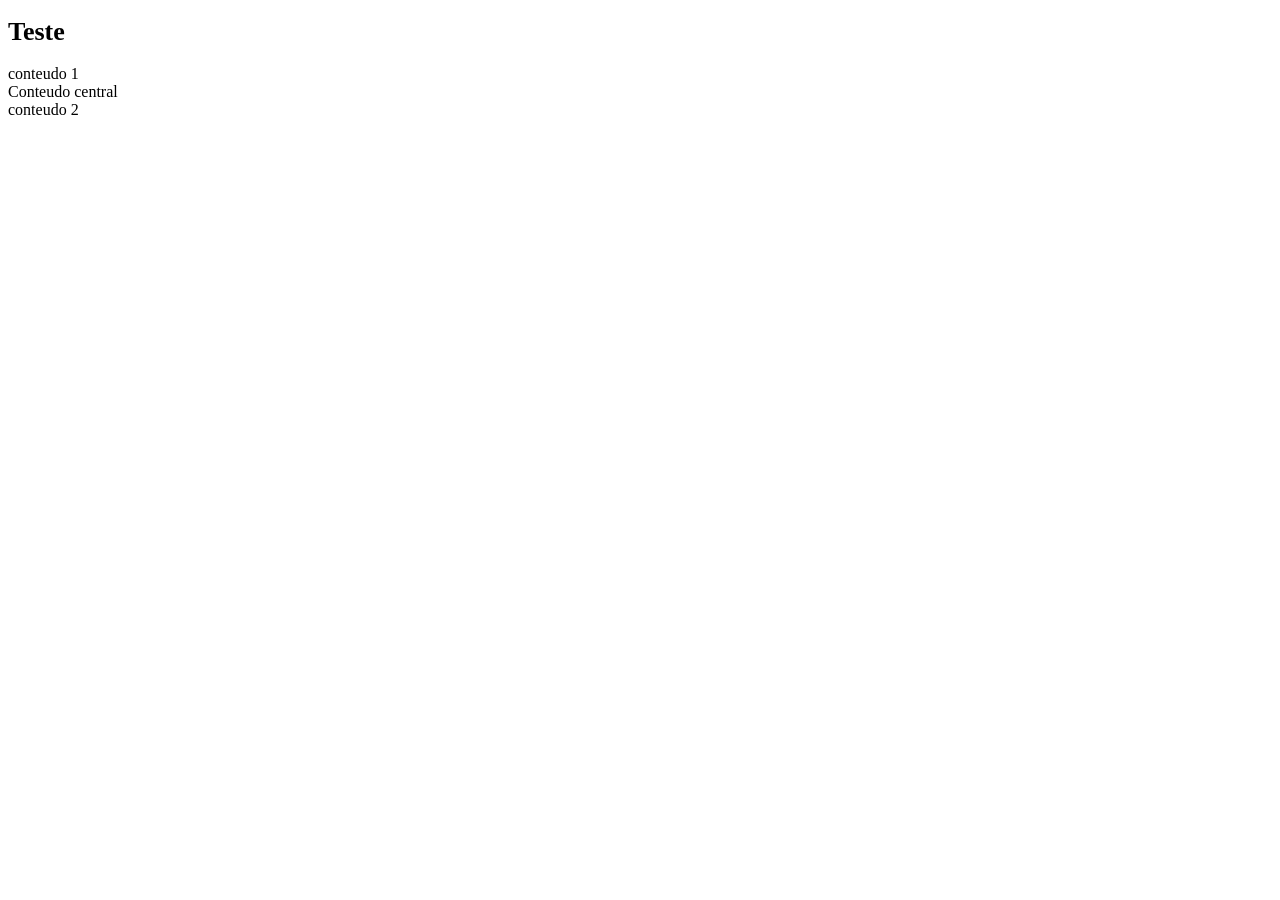
<file: index.html>
<!DOCTYPE html>
<html lang="en">
<head>
    <meta charset="UTF-8">
    <meta name="viewport" content="width=device-width, initial-scale=1.0">
    <title>Document</title>
    <link rel="stylesheet" href="css/style.css">
</head>
<body>
    <header>

    </header>
    <nav> </nav>
    <main>
        <h1>Teste</h1>
        <aside> conteudo 1</aside>
        <div> Conteudo central</div>
        <aside> conteudo 2</aside>
    </main>
    <footer>

    </footer>
</body>
</html>
</file>
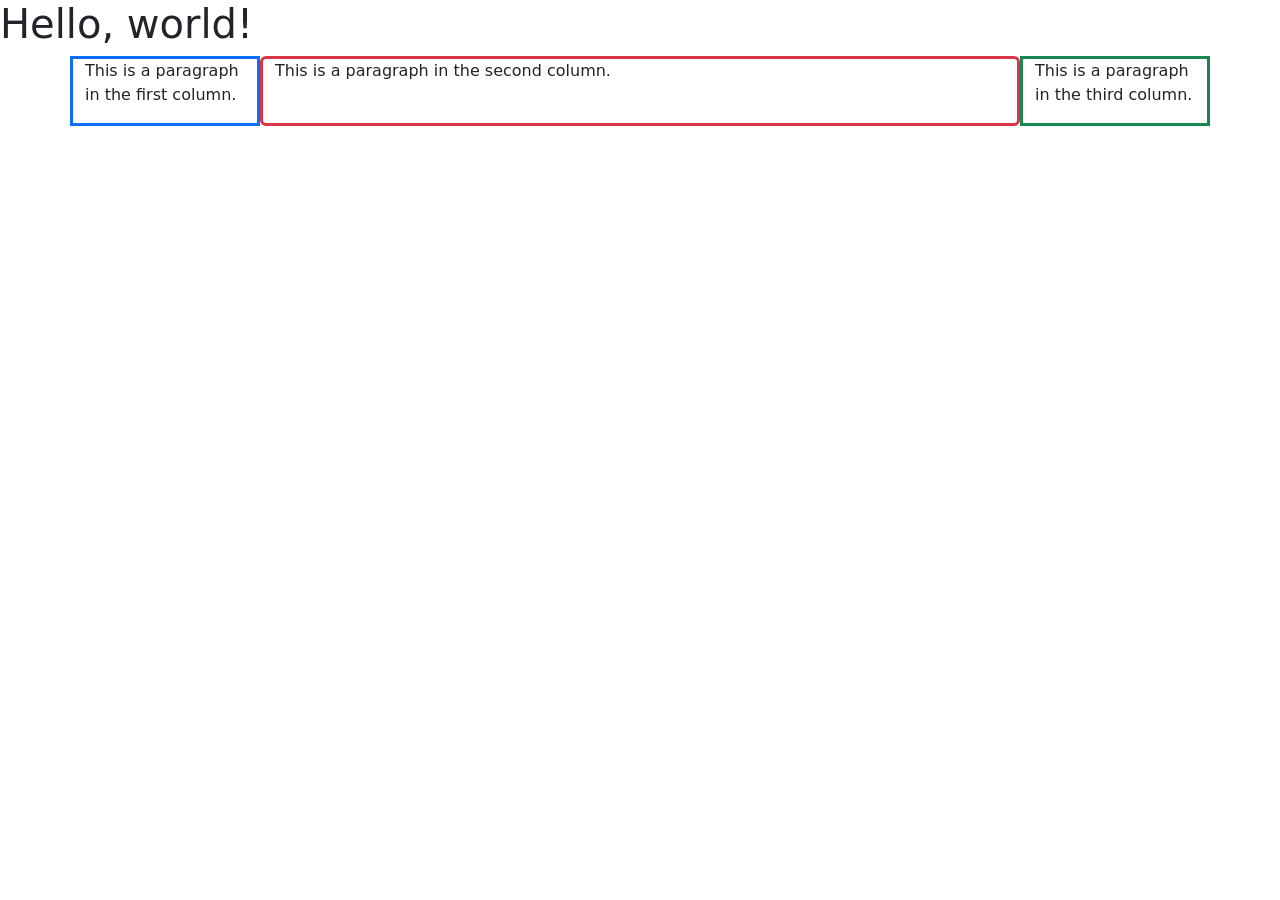
<file: bootstrap/index.html>
<!doctype html>
<html lang="en">
  <head>
    <meta charset="utf-8" />
    <meta name="viewport" content="width=device-width, initial-scale=1" />
    <title>Bootstrap demo</title>
    <link
      href="https://cdn.jsdelivr.net/npm/bootstrap@5.3.8/dist/css/bootstrap.min.css"
      rel="stylesheet"
      integrity="sha384-sRIl4kxILFvY47J16cr9ZwB07vP4J8+LH7qKQnuqkuIAvNWLzeN8tE5YBujZqJLB"
      crossorigin="anonymous"
    />
  </head>
  <body>
    <h1>Hello, world!</h1>

    <div class="container">
      <div class="row">
        <div class="col border border-3 border-primary ">
          <p>This is a paragraph in the first column.</p>
        </div>
        <div class="col-8 border border-3 border-danger rounded">
          <p>This is a paragraph in the second column.</p>
        </div>
        <div class="col border border-3 border-success">
          <p>This is a paragraph in the third column.</p>
        </div>
      </div>
    </div>

    <script
      src="https://cdn.jsdelivr.net/npm/bootstrap@5.3.8/dist/js/bootstrap.bundle.min.js"
      integrity="sha384-FKyoEForCGlyvwx9Hj09JcYn3nv7wiPVlz7YYwJrWVcXK/BmnVDxM+D2scQbITxI"
      crossorigin="anonymous"
    ></script>
  </body>
</html>
</file>
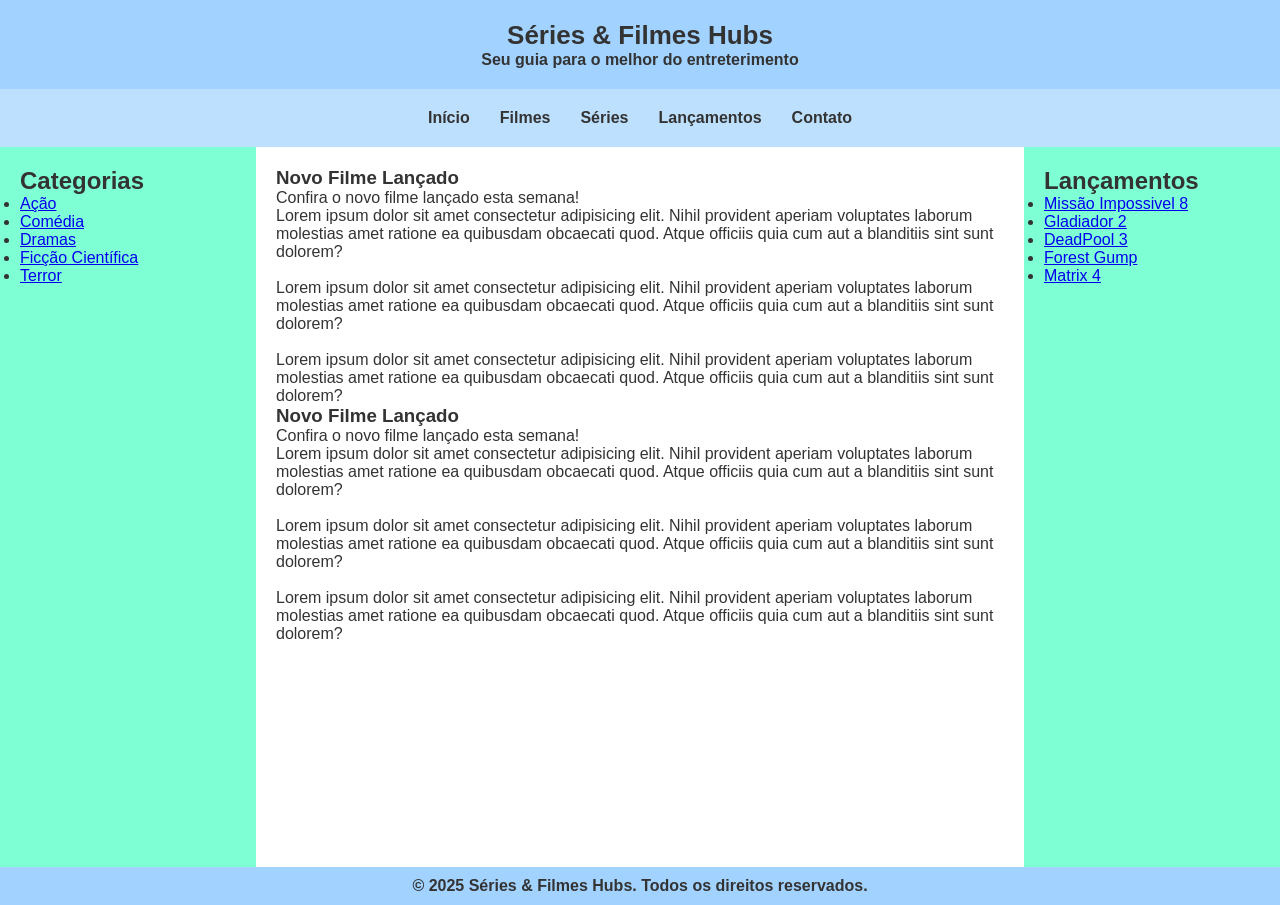
<file: revisao_html_css/index.html>
<!doctype html>
<html lang="en">
  <head>
    <meta charset="UTF-8" />
    <meta name="viewport" content="width=device-width, initial-scale=1.0" />
    <title>Document</title>
    <link rel="stylesheet" href="css/style.css" />
  </head>
  <body>
    <header>
      <h1>Séries & Filmes Hubs</h1>
      <h4>Seu guia para o melhor do entreterimento</h4>
    </header>
    <nav>
      <ul>
        <li><a href="#">Início</a></li>
        <li><a href="#">Filmes</a></li>
        <li><a href="#">Séries</a></li>
        <li><a href="#">Lançamentos</a></li>
        <li><a href="#">Contato</a></li>
      </ul>
    </nav>
    <div>
      <aside>
        <h2>Categorias</h2>
        <ul>
          <li><a href="#">Ação</a></li>
          <li><a href="#">Comédia</a></li>
          <li><a href="#">Dramas</a></li>
          <li><a href="#">Ficção Científica</a></li>
          <li><a href="#">Terror</a></li>
        </ul>
      </aside>
      <main>
        <section>
          <article>
            <h3>Novo Filme Lançado</h3>
            <p>Confira o novo filme lançado esta semana!</p>
            <p>Lorem ipsum dolor sit amet consectetur adipisicing elit. Nihil provident aperiam voluptates laborum molestias amet ratione ea quibusdam obcaecati quod. Atque officiis quia cum aut a blanditiis sint sunt dolorem?</p>
            <br>
            <p>Lorem ipsum dolor sit amet consectetur adipisicing elit. Nihil provident aperiam voluptates laborum molestias amet ratione ea quibusdam obcaecati quod. Atque officiis quia cum aut a blanditiis sint sunt dolorem?</p>
            <br>
            <p>Lorem ipsum dolor sit amet consectetur adipisicing elit. Nihil provident aperiam voluptates laborum molestias amet ratione ea quibusdam obcaecati quod. Atque officiis quia cum aut a blanditiis sint sunt dolorem?</p>
          </article>

          <article>
            <h3>Novo Filme Lançado</h3>
            <p>Confira o novo filme lançado esta semana!</p>
            <p>Lorem ipsum dolor sit amet consectetur adipisicing elit. Nihil provident aperiam voluptates laborum molestias amet ratione ea quibusdam obcaecati quod. Atque officiis quia cum aut a blanditiis sint sunt dolorem?</p>
            <br>
            <p>Lorem ipsum dolor sit amet consectetur adipisicing elit. Nihil provident aperiam voluptates laborum molestias amet ratione ea quibusdam obcaecati quod. Atque officiis quia cum aut a blanditiis sint sunt dolorem?</p>
            <br>
            <p>Lorem ipsum dolor sit amet consectetur adipisicing elit. Nihil provident aperiam voluptates laborum molestias amet ratione ea quibusdam obcaecati quod. Atque officiis quia cum aut a blanditiis sint sunt dolorem?</p>
          </article>
          
        </section>
      </main>
      <aside>
        <h2>Lançamentos</h2>
        <ul>
          <li><a href="#">Missão Impossivel 8</a></li>
          <li><a href="#">Gladiador 2</a></li>
          <li><a href="#">DeadPool 3</a></li>
          <li><a href="#">Forest Gump</a></li>
          <li><a href="#">Matrix 4</a></li>
        </ul>
      </aside>
    </div>
    <footer>
      <p>&copy; 2025 Séries & Filmes Hubs. Todos os direitos reservados.</p>
    </footer>
  </body>
</html>
</file>
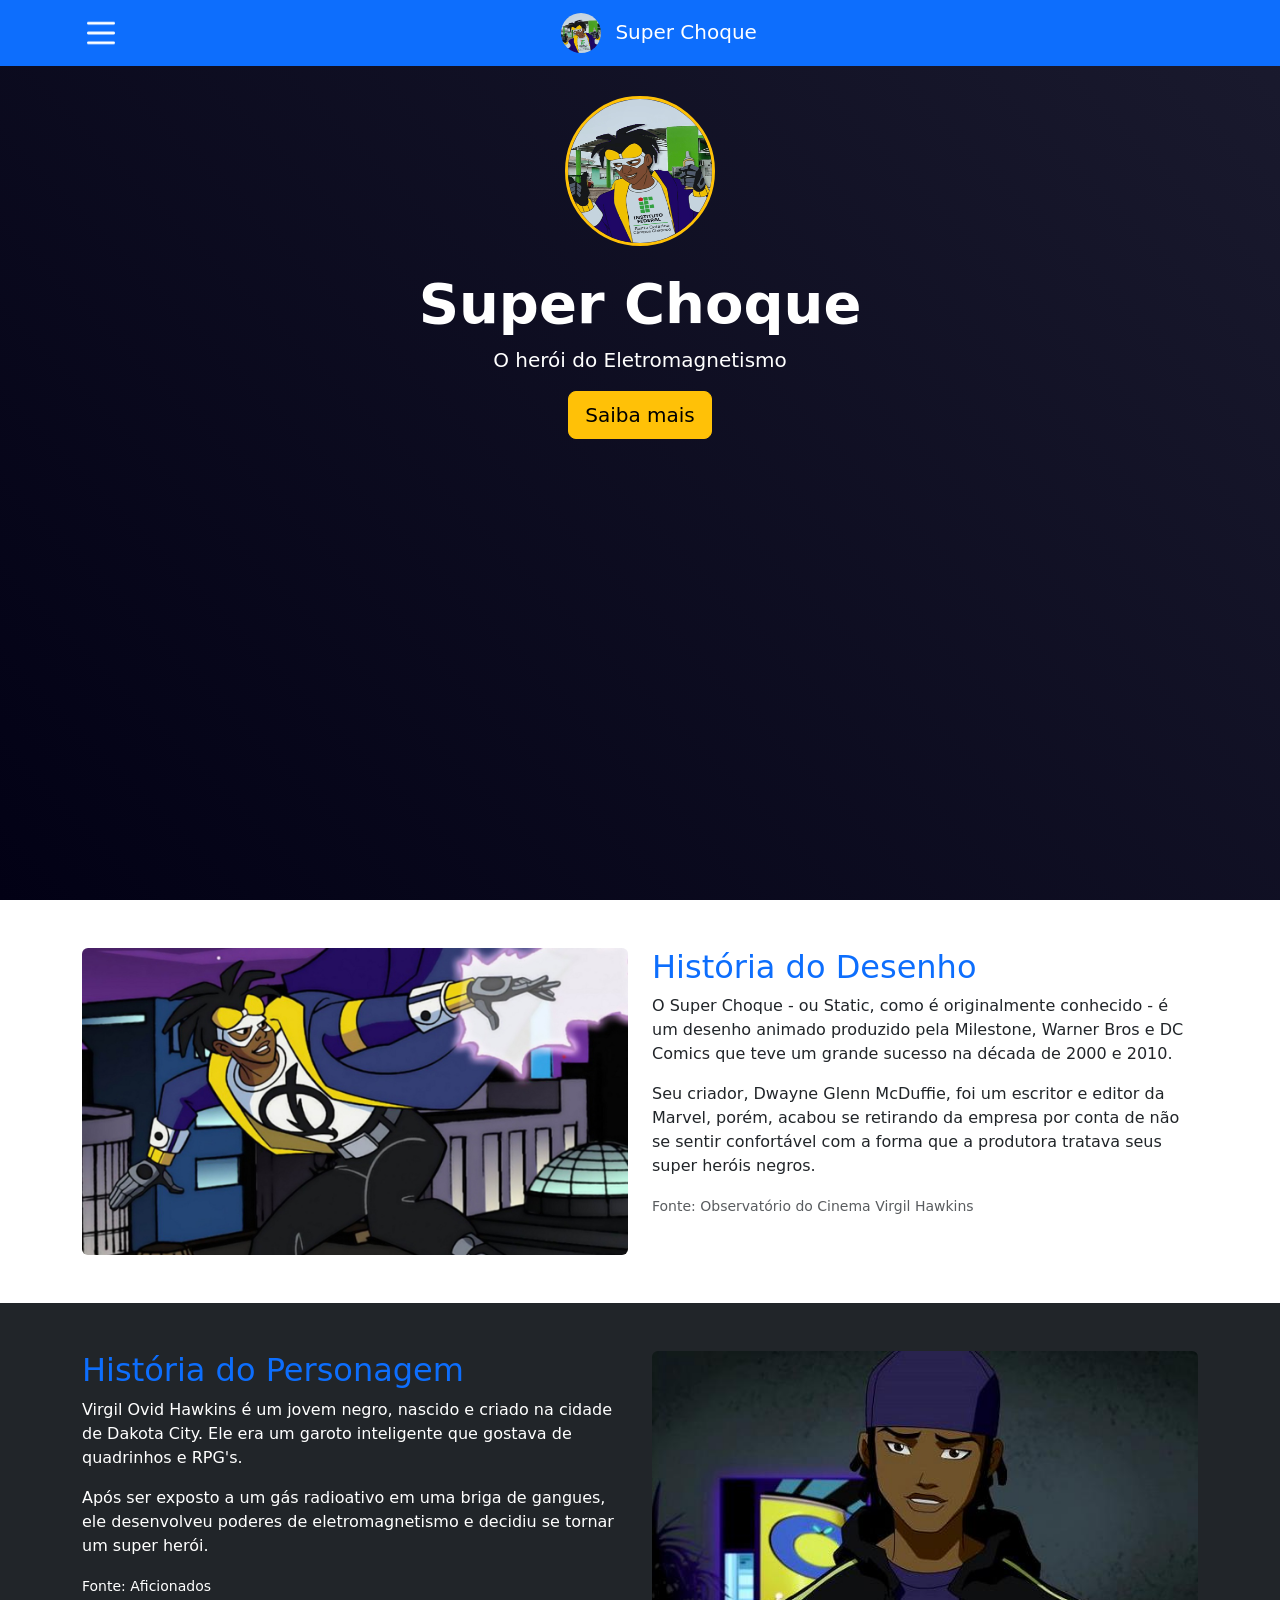
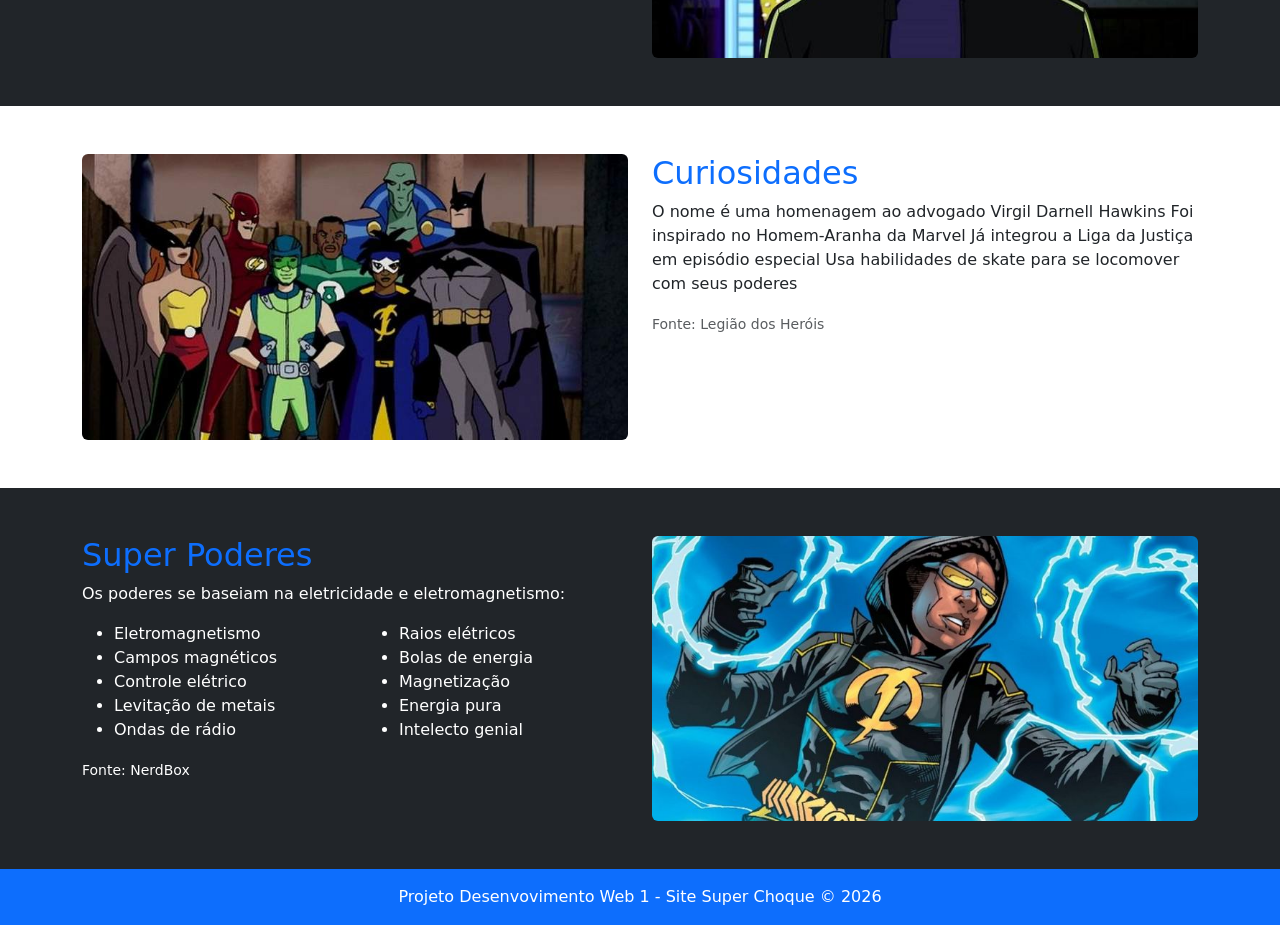
<file: site_super_choque/index.html>
<!doctype html>
<html lang="en">
  <head>
    <meta charset="utf-8" />
    <meta name="viewport" content="width=device-width, initial-scale=1" />
    <title>Super Choque</title>
    <link
      href="https://cdn.jsdelivr.net/npm/bootstrap@5.3.8/dist/css/bootstrap.min.css"
      rel="stylesheet"
      integrity="sha384-sRIl4kxILFvY47J16cr9ZwB07vP4J8+LH7qKQnuqkuIAvNWLzeN8tE5YBujZqJLB"
      crossorigin="anonymous"
    />
    <link rel="stylesheet" href="css/style.css" />
    <script src="js/menu.js"></script>
  </head>
  <body>
    <!-- Menu de navegação -->

    <div id="menu-lateral" class="menu-lateral">
      <ul class="menu-itens">
        <li><a href="#inicio">Início</a></li>
        <li><a href="#historia">História</a></li>
        <li><a href="#personagem">Personagem</a></li>
        <li><a href="#curiosidade">Curiosidade</a></li>
        <li><a href="#poderes">Poderes</a></li>
      </ul>
    </div>

    <nav class="navbar navbar-dark bg-primary fixed-top">
      <div class="container">
        <button class="btn-menu" onclick="showMenu()">
          <img
            id="img-menu"
            src="img/icon-hamburger-menu.png"
            width="28"
            height="28"
            alt="menu"
          />
        </button>
        <a class="navbar-brand mx-auto" href="#">
          <img
            src="img/icone_tela_principal.png"
            width="40"
            height="40"
            alt="Super Choque"
            class="rounded-circle me-2"
          />
          Super Choque
        </a>
      </div>
    </nav>

    <!-- Seção Principal-->
    <header id="inicio" class="hero-section text-center text-white py-5">
      <div class="container mt-5">
        <img
          class="hero-image rounded-circle mb-4"
          src="img/icone_tela_principal.png"
          alt="super choque"
        />
        <h1 class="display-4 fw-bold">Super Choque</h1>
        <p class="lead">O herói do Eletromagnetismo</p>
        <a href="#" class="btn btn-warning btn-lg"> Saiba mais</a>
      </div>
    </header>

    <!-- Historia do desenho -->
    <main>
      <section id="historia" class="py-5">
        <div class="container">
          <div class="row">
            <div class="col-6">
              <img
                class="img-fluid rounded"
                src="img/historia.jpg"
                alt="Historia Super Choque"
              />
            </div>
            <div class="col-6">
              <h2 class="text-primary">História do Desenho</h2>
              <p>
                O Super Choque - ou Static, como é originalmente conhecido - é
                um desenho animado produzido pela Milestone, Warner Bros e DC
                Comics que teve um grande sucesso na década de 2000 e 2010.
              </p>

              <p>
                Seu criador, Dwayne Glenn McDuffie, foi um escritor e editor da
                Marvel, porém, acabou se retirando da empresa por conta de não
                se sentir confortável com a forma que a produtora tratava seus
                super heróis negros.
              </p>

              <p class="text-muted">
                <small>Fonte: Observatório do Cinema Virgil Hawkins</small>
              </p>
            </div>
          </div>
        </div>
      </section>

      <!-- Historia do personagem -->
      <section id="personagem" class="bg-dark text-white py-5">
        <div class="container">
          <div class="row">
            <div class="col-6 order-md-2">
              <img
                class="img-fluid rounded"
                src="img/historia2.jpg"
                alt="Historia Super Choque"
              />
            </div>
            <div class="col-6">
              <h2 class="text-primary">História do Personagem</h2>

              <p>
                Virgil Ovid Hawkins é um jovem negro, nascido e criado na cidade
                de Dakota City. Ele era um garoto inteligente que gostava de
                quadrinhos e RPG's.
              </p>
              <p>
                Após ser exposto a um gás radioativo em uma briga de gangues,
                ele desenvolveu poderes de eletromagnetismo e decidiu se tornar
                um super herói.
              </p>
              <p class="text-muted">
                <small class="text-white">Fonte: Aficionados</small>
              </p>
            </div>
          </div>
        </div>
      </section>

      <!-- Curiosidade -->
      <section id="curiosidade" class="py-5">
        <div class="container">
          <div class="row">
            <div class="col-6">
              <img
                class="img-fluid rounded"
                src="img/curiosidades.jpeg"
                alt="Historia Super Choque"
              />
            </div>
            <div class="col-6">
              <h2 class="text-primary">Curiosidades</h2>

              <p>
                O nome é uma homenagem ao advogado Virgil Darnell Hawkins Foi
                inspirado no Homem-Aranha da Marvel Já integrou a Liga da
                Justiça em episódio especial Usa habilidades de skate para se
                locomover com seus poderes
              </p>

              <p class="text-muted">
                <small>Fonte: Legião dos Heróis</small>
              </p>
            </div>
          </div>
        </div>
      </section>

      <!-- Super Poderes-->
      <section id="poderes" class="bg-dark text-white py-5">
        <div class="container">
          <div class="row">
            <div class="col-6">
              <h2 class="text-primary">Super Poderes</h2>
              <p>Os poderes se baseiam na eletricidade e eletromagnetismo:</p>

              <div class="row">
                <div class="col-6">
                  <ul>
                    <li>Eletromagnetismo</li>
                    <li>Campos magnéticos</li>
                    <li>Controle elétrico</li>
                    <li>Levitação de metais</li>
                    <li>Ondas de rádio</li>
                  </ul>
                </div>
                <div class="col-6">
                  <ul>
                    <li>Raios elétricos</li>
                    <li>Bolas de energia</li>
                    <li>Magnetização</li>
                    <li>Energia pura</li>
                    <li>Intelecto genial</li>
                  </ul>
                </div>
              </div>
              <p class="text-muted">
                <small class="text-white">Fonte: NerdBox</small>
              </p>
            </div>
            <div class="col-6">
              <img
                class="img-fluid rounded"
                src="img/super_poder.jpeg"
                alt="Super Poder"
              />
            </div>
          </div>
        </div>
      </section>
    </main>

    <footer class="bg-primary text-white text-center py-3">
      <div class="container">
        <p class="mb-0">
          Projeto Desenvovimento Web 1 - Site Super Choque &copy; 2026
        </p>
      </div>
    </footer>

    <script
      src="https://cdn.jsdelivr.net/npm/bootstrap@5.3.8/dist/js/bootstrap.bundle.min.js"
      integrity="sha384-FKyoEForCGlyvwx9Hj09JcYn3nv7wiPVlz7YYwJrWVcXK/BmnVDxM+D2scQbITxI"
      crossorigin="anonymous"
    ></script>
  </body>
</html>
</file>
<file: css/style.css>
h1{
    font-size: 26px;
}
</file>
<file: revisao_html_css/css/style.css>
* {
  margin: 0;
  padding: 0;
  box-sizing: border-box;
  font-family: "Segoe UI", Tahoma, Geneva, Verdana, sans-serif;
}

body {
  background-color: #f8f9fa;
  color: #333;
}
header {
  background-color: #a2d2ff;
  color: #333;
  text-align: center;
  padding: 20px;
}

nav {
  background-color: #bde0fe;
  color: #333;
  text-align: center;
  padding: 20px;
}

nav ul {
  list-style-type: none;
  display: flex;
  justify-content: center;
  gap: 30px;
}

nav a {
  color: #333;
  text-decoration: none;
  font-weight: bold;
}

nav a:hover {
  text-decoration: underline;
  color: #0077b6;
}

div {
  display: flex;
  min-height: calc(100vh - 180px);
}

aside {
  background-color: aquamarine;
  width: 20%;
  padding: 20px;
  color: #333;
}

main {
  background-color: white;
  width: 60%;
  padding: 20px;
}

footer {
  background-color: #a2d2ff;
  color: #333;
  text-align: center;
  padding: 10px;
  font-weight: bold;
}

h1 {
  font-size: 26px;
}
</file>
<file: site_super_choque/css/style.css>
:root {
  --azul-escuro: #020115;
  --amarelo: #ffc107;
}

.hero-image {
  width: 150px;
  height: 150px;
  border: 3px solid var(--amarelo);
}
.hero-section {
  background: linear-gradient(45deg, var(--azul-escuro), #1a1a2e);
  min-height: 100vh;
}

@media (max-width: 768px) {
  .hero-image {
    width: 120px;
    height: 120px;
  }
}

img {
  transition: transform 0.3s;
}

img:hover {
  transform: scale(1.05);
}

.btn-menu {
  background: none;
  border: none;
  padding: 5px;
}

.menu-lateral {
  position: fixed;
  top: 0;
  left: -250px;
  width: 250px;
  height: 100%;
  background: var(--azul-escuro);
  transition: left 0.3s;
  padding-top: 80px;
  z-index: 1000;
}

.menu-lateral.ativa {
  left: 0;
}

.menu-lateral ul {
  list-style: none;
  padding: 0;
  margin: 0;
}

.menu-lateral a {
  color: white;
  text-decoration: none;
  display: block;
  padding: 15px 20px;
  border-bottom: 1px solid #1a1a2e;
}
</file>
